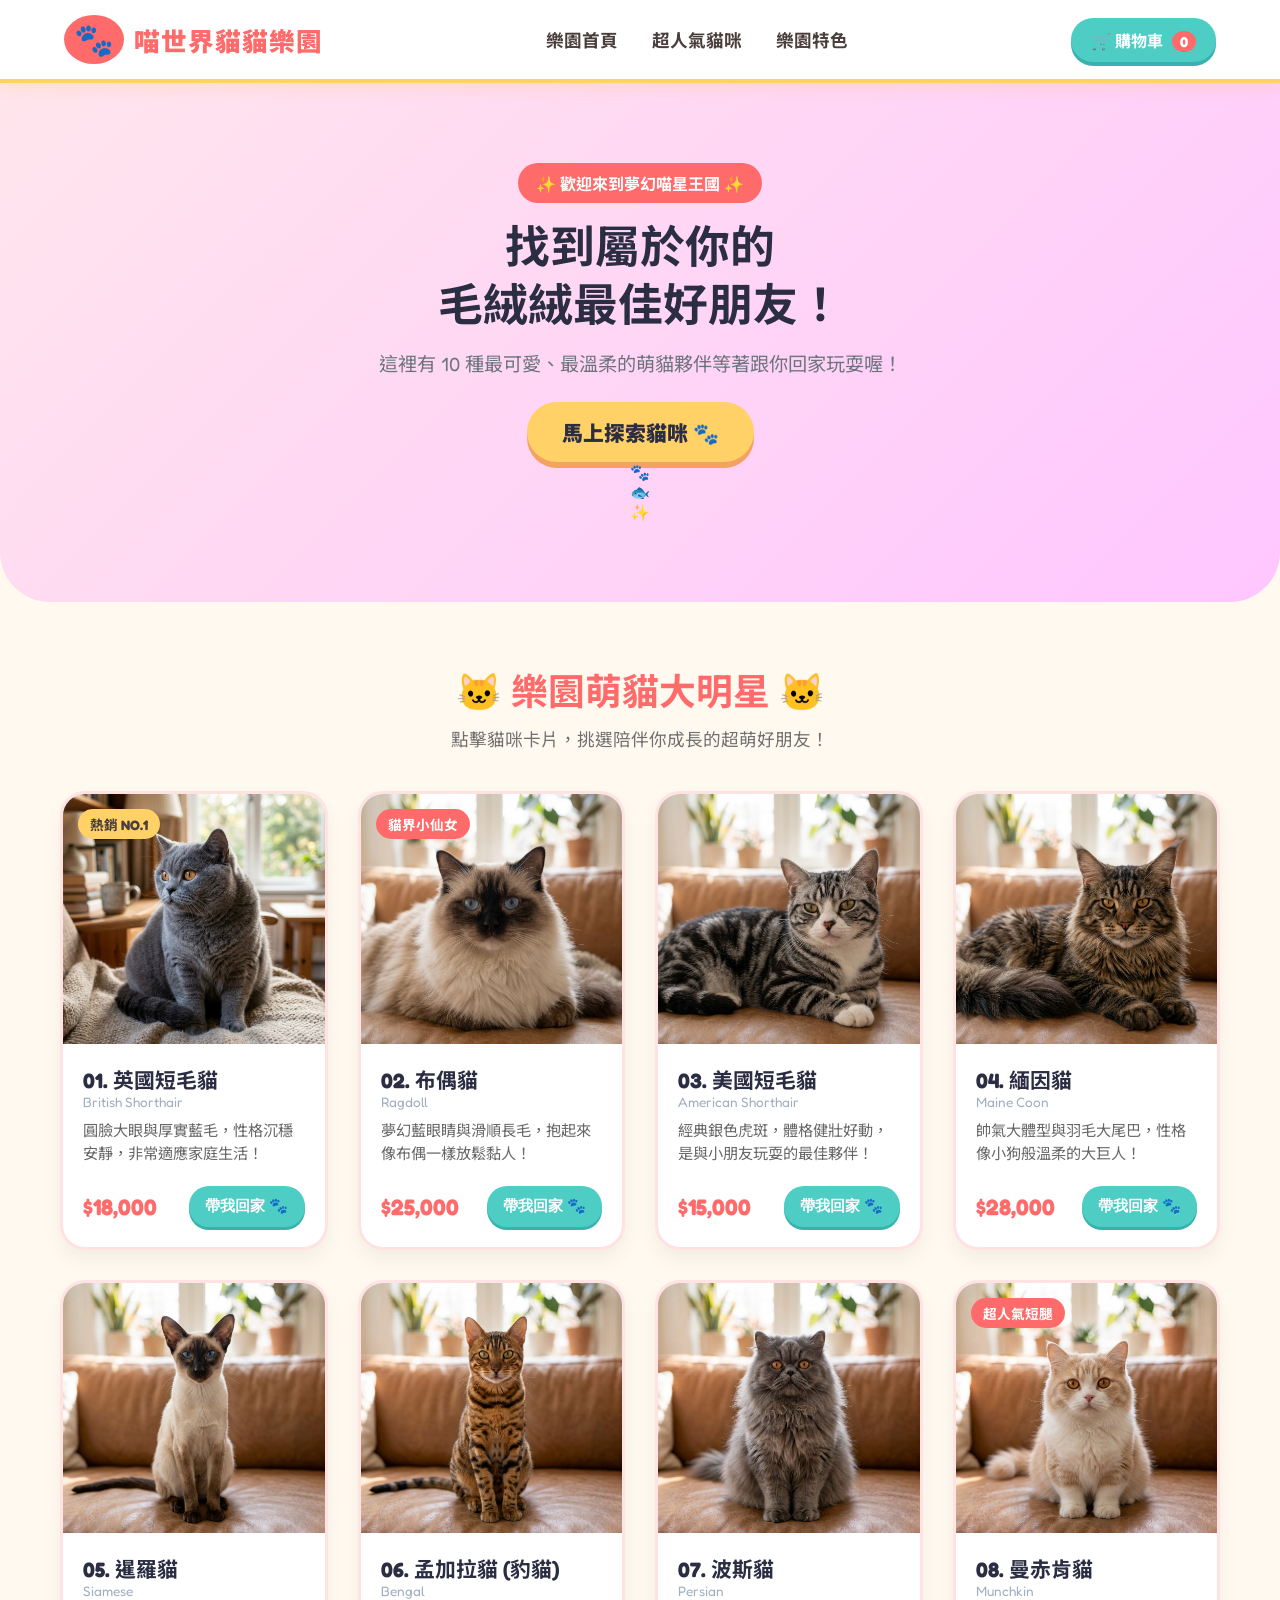
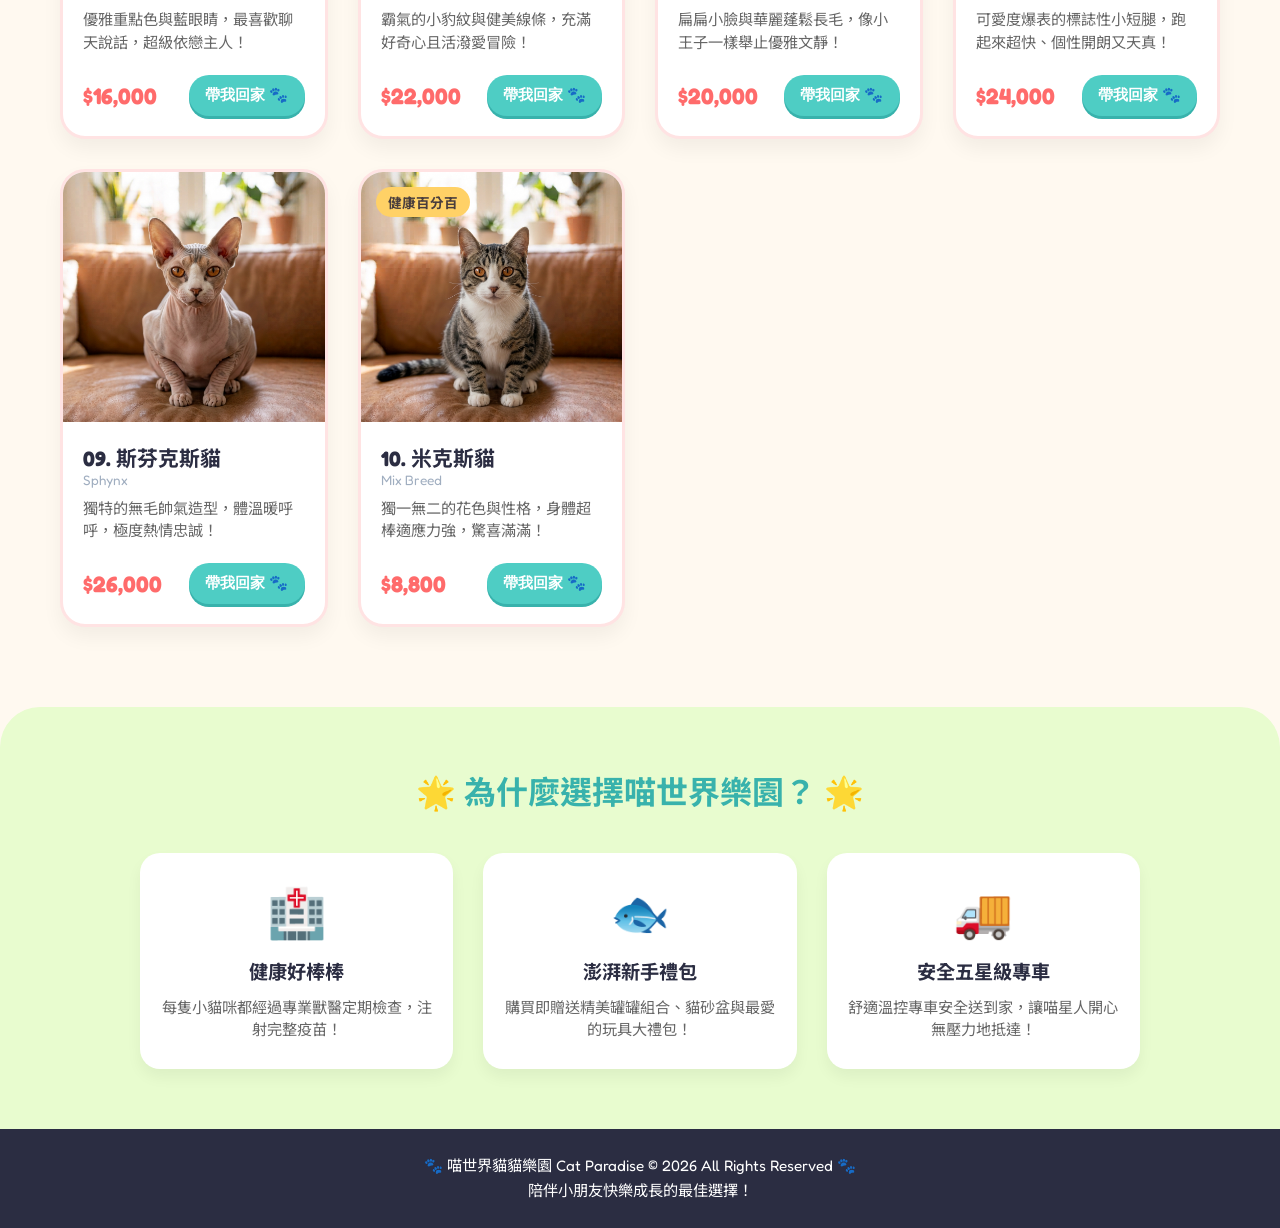
<file: BBCOM/index.html>
<!DOCTYPE html>
<html lang="zh-TW">
<head>
  <meta charset="UTF-8">
  <meta name="viewport" content="width=device-width, initial-scale=1.0">
  <title>喵世界貓貓樂園 - 帶走你的夢幻小貓咪！</title>
  <link rel="stylesheet" href="style.css">
  <!-- Google Fonts 可愛圓潤字體 -->
  <link rel="preconnect" href="https://fonts.googleapis.com">
  <link rel="preconnect" href="https://fonts.gstatic.com" crossorigin>
  <link href="https://fonts.googleapis.com/css2?family=Fredoka:wght@400;600;700&family=Noto+Sans+TC:wght@400;700;900&display=swap" rel="stylesheet">
</head>
<body>

  <!-- 頂部導覽列 -->
  <header class="navbar">
    <div class="logo">
      <span class="logo-icon">🐾</span>
      <span class="logo-text">喵世界貓貓樂園</span>
    </div>
    <nav class="nav-links">
      <a href="#banner">樂園首頁</a>
      <a href="#cats-section">超人氣貓咪</a>
      <a href="#features">樂園特色</a>
    </nav>
    <div class="cart-btn">
      🛒 購物車 <span class="cart-badge">0</span>
    </div>
  </header>

  <!-- 主視覺 Banner -->
  <section id="banner" class="hero-banner">
    <div class="hero-content">
      <span class="welcome-tag">✨ 歡迎來到夢幻喵星王國 ✨</span>
      <h1>找到屬於你的<br>毛絨絨最佳好朋友！</h1>
      <p>這裡有 10 種最可愛、最溫柔的萌貓夥伴等著跟你回家玩耍喔！</p>
      <a href="#cats-section" class="btn-primary">馬上探索貓咪 🐾</a>
    </div>
    <div class="hero-decoration">
      <div class="floating-paw paw1">🐾</div>
      <div class="floating-paw paw2">🐟</div>
      <div class="floating-paw paw3">✨</div>
    </div>
  </section>

  <!-- 貓咪商品展示區 -->
  <section id="cats-section" class="cats-container">
    <div class="section-title">
      <h2>🐱 樂園萌貓大明星 🐱</h2>
      <p>點擊貓咪卡片，挑選陪伴你成長的超萌好朋友！</p>
    </div>

    <div class="cat-grid">

      <!-- 01. 英國短毛貓 -->
      <div class="cat-card">
        <div class="card-badge">熱銷 NO.1</div>
        <div class="cat-img-wrap">
          <img src="images/01.jpg" alt="英國短毛貓">
        </div>
        <div class="cat-details">
          <h3>01. 英國短毛貓</h3>
          <span class="cat-en">British Shorthair</span>
          <p class="cat-desc">圓臉大眼與厚實藍毛，性格沉穩安靜，非常適應家庭生活！</p>
          <div class="card-footer">
            <span class="price">$18,000</span>
            <button class="btn-add">帶我回家 🐾</button>
          </div>
        </div>
      </div>

      <!-- 02. 布偶貓 -->
      <div class="cat-card">
        <div class="card-badge highlight">貓界小仙女</div>
        <div class="cat-img-wrap">
          <img src="images/02.jpg" alt="布偶貓">
        </div>
        <div class="cat-details">
          <h3>02. 布偶貓</h3>
          <span class="cat-en">Ragdoll</span>
          <p class="cat-desc">夢幻藍眼睛與滑順長毛，抱起來像布偶一樣放鬆黏人！</p>
          <div class="card-footer">
            <span class="price">$25,000</span>
            <button class="btn-add">帶我回家 🐾</button>
          </div>
        </div>
      </div>

      <!-- 03. 美國短毛貓 -->
      <div class="cat-card">
        <div class="cat-img-wrap">
          <img src="images/03.jpg" alt="美國短毛貓">
        </div>
        <div class="cat-details">
          <h3>03. 美國短毛貓</h3>
          <span class="cat-en">American Shorthair</span>
          <p class="cat-desc">經典銀色虎斑，體格健壯好動，是與小朋友玩耍的最佳夥伴！</p>
          <div class="card-footer">
            <span class="price">$15,000</span>
            <button class="btn-add">帶我回家 🐾</button>
          </div>
        </div>
      </div>

      <!-- 04. 緬因貓 -->
      <div class="cat-card">
        <div class="cat-img-wrap">
          <img src="images/04.jpg" alt="緬因貓">
        </div>
        <div class="cat-details">
          <h3>04. 緬因貓</h3>
          <span class="cat-en">Maine Coon</span>
          <p class="cat-desc">帥氣大體型與羽毛大尾巴，性格像小狗般溫柔的大巨人！</p>
          <div class="card-footer">
            <span class="price">$28,000</span>
            <button class="btn-add">帶我回家 🐾</button>
          </div>
        </div>
      </div>

      <!-- 05. 暹羅貓 -->
      <div class="cat-card">
        <div class="cat-img-wrap">
          <img src="images/05.jpg" alt="暹羅貓">
        </div>
        <div class="cat-details">
          <h3>05. 暹羅貓</h3>
          <span class="cat-en">Siamese</span>
          <p class="cat-desc">優雅重點色與藍眼睛，最喜歡聊天說話，超級依戀主人！</p>
          <div class="card-footer">
            <span class="price">$16,000</span>
            <button class="btn-add">帶我回家 🐾</button>
          </div>
        </div>
      </div>

      <!-- 06. 孟加拉貓 -->
      <div class="cat-card">
        <div class="cat-img-wrap">
          <img src="images/06.jpg" alt="孟加拉貓">
        </div>
        <div class="cat-details">
          <h3>06. 孟加拉貓 (豹貓)</h3>
          <span class="cat-en">Bengal</span>
          <p class="cat-desc">霸氣的小豹紋與健美線條，充滿好奇心且活潑愛冒險！</p>
          <div class="card-footer">
            <span class="price">$22,000</span>
            <button class="btn-add">帶我回家 🐾</button>
          </div>
        </div>
      </div>

      <!-- 07. 波斯貓 -->
      <div class="cat-card">
        <div class="cat-img-wrap">
          <img src="images/07.jpg" alt="波斯貓">
        </div>
        <div class="cat-details">
          <h3>07. 波斯貓</h3>
          <span class="cat-en">Persian</span>
          <p class="cat-desc">扁扁小臉與華麗蓬鬆長毛，像小王子一樣舉止優雅文靜！</p>
          <div class="card-footer">
            <span class="price">$20,000</span>
            <button class="btn-add">帶我回家 🐾</button>
          </div>
        </div>
      </div>

      <!-- 08. 曼赤肯貓 -->
      <div class="cat-card">
        <div class="card-badge highlight">超人氣短腿</div>
        <div class="cat-img-wrap">
          <img src="images/08.jpg" alt="曼赤肯貓">
        </div>
        <div class="cat-details">
          <h3>08. 曼赤肯貓</h3>
          <span class="cat-en">Munchkin</span>
          <p class="cat-desc">可愛度爆表的標誌性小短腿，跑起來超快、個性開朗又天真！</p>
          <div class="card-footer">
            <span class="price">$24,000</span>
            <button class="btn-add">帶我回家 🐾</button>
          </div>
        </div>
      </div>

      <!-- 09. 斯芬克斯貓 -->
      <div class="cat-card">
        <div class="cat-img-wrap">
          <img src="images/09.jpg" alt="斯芬克斯貓">
        </div>
        <div class="cat-details">
          <h3>09. 斯芬克斯貓</h3>
          <span class="cat-en">Sphynx</span>
          <p class="cat-desc">獨特的無毛帥氣造型，體溫暖呼呼，極度熱情忠誠！</p>
          <div class="card-footer">
            <span class="price">$26,000</span>
            <button class="btn-add">帶我回家 🐾</button>
          </div>
        </div>
      </div>

      <!-- 10. 米克斯貓 -->
      <div class="cat-card">
        <div class="card-badge">健康百分百</div>
        <div class="cat-img-wrap">
          <img src="images/10.jpg" alt="米克斯貓">
        </div>
        <div class="cat-details">
          <h3>10. 米克斯貓</h3>
          <span class="cat-en">Mix Breed</span>
          <p class="cat-desc">獨一無二的花色與性格，身體超棒適應力強，驚喜滿滿！</p>
          <div class="card-footer">
            <span class="price">$8,800</span>
            <button class="btn-add">帶我回家 🐾</button>
          </div>
        </div>
      </div>

    </div>
  </section>

  <!-- 保障特色區 -->
  <section id="features" class="features-section">
    <h2>🌟 為什麼選擇喵世界樂園？ 🌟</h2>
    <div class="feature-grid">
      <div class="feature-box">
        <div class="feature-icon">🏥</div>
        <h3>健康好棒棒</h3>
        <p>每隻小貓咪都經過專業獸醫定期檢查，注射完整疫苗！</p>
      </div>
      <div class="feature-box">
        <div class="feature-icon">🐟</div>
        <h3>澎湃新手禮包</h3>
        <p>購買即贈送精美罐罐組合、貓砂盆與最愛的玩具大禮包！</p>
      </div>
      <div class="feature-box">
        <div class="feature-icon">🚚</div>
        <h3>安全五星級專車</h3>
        <p>舒適溫控專車安全送到家，讓喵星人開心無壓力地抵達！</p>
      </div>
    </div>
  </section>

  <!-- 頁尾 -->
  <footer class="footer">
    <p>🐾 喵世界貓貓樂園 Cat Paradise © 2026 All Rights Reserved 🐾</p>
    <p>陪伴小朋友快樂成長的最佳選擇！</p>
  </footer>

</body>
</html>
</file>
<file: BBCOM/style.css>
/* ==========================================
   喵世界貓貓樂園 - 繽紛兒童風 CSS 樣式檔
   ========================================== */

/* 全域重設與字體設定 */
* {
  margin: 0;
  padding: 0;
  box-sizing: border-box;
}

body {
  font-family: 'Fredoka', 'Noto Sans TC', sans-serif;
  background-color: #FFF9F0; /* 溫馨奶油黃背景 */
  color: #4A3E3D;
  overflow-x: hidden;
}

/* --- 導覽列 --- */
.navbar {
  display: flex;
  justify-content: space-between;
  align-items: center;
  padding: 15px 5%;
  background-color: #FFFFFF;
  border-bottom: 4px solid #FFD166;
  position: sticky;
  top: 0;
  z-index: 1000;
  box-shadow: 0 4px 15px rgba(255, 183, 3, 0.15);
}

.logo {
  display: flex;
  align-items: center;
  gap: 10px;
}

.logo-icon {
  font-size: 2rem;
  background: #FF6B6B;
  padding: 5px 10px;
  border-radius: 50%;
  color: white;
}

.logo-text {
  font-size: 1.6rem;
  font-weight: 900;
  color: #FF6B6B;
  letter-spacing: 1px;
}

.nav-links a {
  text-decoration: none;
  color: #4A3E3D;
  font-weight: 700;
  margin: 0 15px;
  font-size: 1.1rem;
  transition: color 0.3s;
}

.nav-links a:hover {
  color: #FF6B6B;
}

.cart-btn {
  background-color: #4ECDC4;
  color: white;
  padding: 10px 20px;
  border-radius: 30px;
  font-weight: 700;
  cursor: pointer;
  box-shadow: 0 4px 0 #38B2AC;
  transition: transform 0.1s;
}

.cart-btn:active {
  transform: translateY(4px);
  box-shadow: none;
}

.cart-badge {
  background-color: #FF6B6B;
  color: white;
  border-radius: 50%;
  padding: 2px 8px;
  font-size: 0.9rem;
  margin-left: 5px;
}

/* --- 主視覺 Banner --- */
.hero-banner {
  background: linear-gradient(135deg, #FFE5EC 0%, #FFC6FF 100%);
  padding: 80px 5%;
  text-align: center;
  position: relative;
  border-radius: 0 0 50px 50px;
  margin-bottom: 40px;
}

.welcome-tag {
  background-color: #FF6B6B;
  color: white;
  padding: 8px 18px;
  border-radius: 20px;
  font-size: 1rem;
  font-weight: 700;
  display: inline-block;
  margin-bottom: 15px;
}

.hero-content h1 {
  font-size: 2.8rem;
  color: #2B2D42;
  margin-bottom: 15px;
  line-height: 1.3;
}

.hero-content p {
  font-size: 1.2rem;
  color: #6C757D;
  margin-bottom: 25px;
}

.btn-primary {
  display: inline-block;
  background-color: #FFD166;
  color: #2B2D42;
  padding: 15px 35px;
  font-size: 1.3rem;
  font-weight: 900;
  text-decoration: none;
  border-radius: 50px;
  box-shadow: 0 6px 0 #F4A261;
  transition: all 0.2s;
}

.btn-primary:hover {
  transform: translateY(-3px);
  box-shadow: 0 9px 0 #F4A261;
}

/* --- 貓咪商品展售區 --- */
.cats-container {
  max-width: 1200px;
  margin: 0 auto;
  padding: 20px;
}

.section-title {
  text-align: center;
  margin-bottom: 40px;
}

.section-title h2 {
  font-size: 2.3rem;
  color: #FF6B6B;
  margin-bottom: 10px;
}

.section-title p {
  font-size: 1.1rem;
  color: #707070;
}

/* 網格排列 */
.cat-grid {
  display: grid;
  grid-template-columns: repeat(auto-fit, minmax(260px, 1fr));
  gap: 30px;
}

/* 卡片設計 */
.cat-card {
  background: #FFFFFF;
  border-radius: 25px;
  overflow: hidden;
  border: 3px solid #FFE3E3;
  box-shadow: 0 10px 20px rgba(0, 0, 0, 0.05);
  position: relative;
  transition: transform 0.3s, box-shadow 0.3s;
  display: flex;
  flex-direction: column;
}

.cat-card:hover {
  transform: translateY(-10px);
  box-shadow: 0 15px 30px rgba(255, 107, 107, 0.2);
  border-color: #FF6B6B;
}

.card-badge {
  position: absolute;
  top: 15px;
  left: 15px;
  background-color: #FFD166;
  color: #4A3E3D;
  padding: 5px 12px;
  border-radius: 15px;
  font-size: 0.85rem;
  font-weight: 700;
  z-index: 10;
}

.card-badge.highlight {
  background-color: #FF6B6B;
  color: white;
}

.cat-img-wrap {
  width: 100%;
  height: 250px;
  overflow: hidden;
  background-color: #F8F9FA;
}

.cat-img-wrap img {
  width: 100%;
  height: 100%;
  object-fit: cover;
  transition: transform 0.4s;
}

.cat-card:hover .cat-img-wrap img {
  transform: scale(1.08);
}

.cat-details {
  padding: 20px;
  display: flex;
  flex-direction: column;
  flex-grow: 1;
}

.cat-details h3 {
  font-size: 1.3rem;
  color: #2B2D42;
}

.cat-en {
  font-size: 0.85rem;
  color: #A0AEC0;
  margin-bottom: 10px;
  display: block;
}

.cat-desc {
  font-size: 0.95rem;
  color: #666;
  line-height: 1.5;
  margin-bottom: 20px;
  flex-grow: 1;
}

.card-footer {
  display: flex;
  justify-content: space-between;
  align-items: center;
}

.price {
  font-size: 1.4rem;
  font-weight: 900;
  color: #FF6B6B;
}

.btn-add {
  background-color: #4ECDC4;
  color: white;
  border: none;
  padding: 10px 16px;
  border-radius: 20px;
  font-weight: 700;
  font-size: 0.95rem;
  cursor: pointer;
  box-shadow: 0 3px 0 #38B2AC;
  transition: all 0.2s;
}

.btn-add:hover {
  background-color: #38B2AC;
}

/* --- 特色區域 --- */
.features-section {
  background-color: #E8FCCF;
  margin-top: 60px;
  padding: 60px 5%;
  text-align: center;
  border-radius: 40px 40px 0 0;
}

.features-section h2 {
  font-size: 2rem;
  color: #38B2AC;
  margin-bottom: 40px;
}

.feature-grid {
  display: flex;
  justify-content: center;
  gap: 30px;
  flex-wrap: wrap;
  max-width: 1000px;
  margin: 0 auto;
}

.feature-box {
  background: white;
  padding: 30px 20px;
  border-radius: 20px;
  flex: 1;
  min-width: 250px;
  box-shadow: 0 8px 15px rgba(0,0,0,0.05);
}

.feature-icon {
  font-size: 3rem;
  margin-bottom: 15px;
}

.feature-box h3 {
  font-size: 1.2rem;
  margin-bottom: 10px;
  color: #2B2D42;
}

.feature-box p {
  font-size: 0.95rem;
  color: #666;
}

/* --- 頁尾 --- */
.footer {
  background-color: #2B2D42;
  color: white;
  text-align: center;
  padding: 25px 10px;
  font-size: 0.95rem;
  line-height: 1.6;
}
</file>
